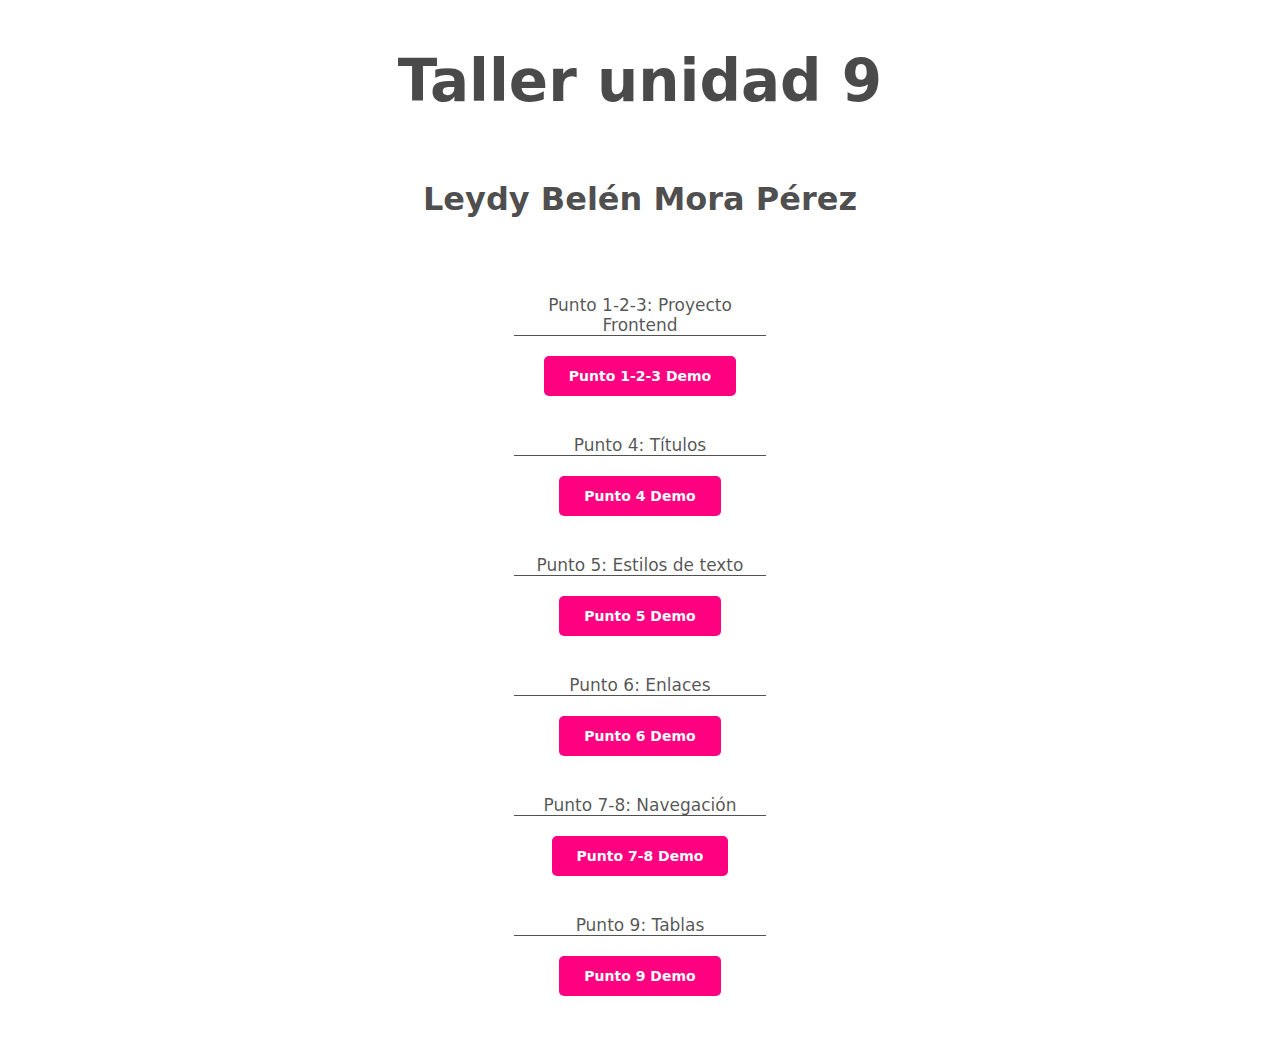
<file: index.html>
<!DOCTYPE html>
<html lang="en">
<head>
    <meta charset="UTF-8">
    <meta http-equiv="X-UA-Compatible" content="IE=edge">
    <meta name="viewport" content="width=device-width, initial-scale=1.0">
    <title>taller 9 menu</title>
    <link rel="stylesheet" href="./styles/styles.css">
</head>
<body> 
    <div>
    <h1> Taller unidad 9</h1>
    <h2>Leydy Belén Mora Pérez</h2>
    <nav>
        <ul>
        <li>
            <p>
            Punto 1-2-3: Proyecto Frontend
            </p> 
            <a href="./punto-1-2-3/index.html">
            Punto 1-2-3 Demo
            </a>
        </li>
        <li>
            <p>
            Punto 4: Títulos
            </p> 
            <a href="./punto-4/index.html">
            Punto 4 Demo
            </a>
        </li>
        <li>
            <p>
            Punto 5: Estilos de texto
            </p>
            <a href="./punto-5/index.html">
            Punto 5 Demo
            </a>
        </li>
        <li>
            <p>
            Punto 6: Enlaces
            </p>
            <a href="./punto-6/index.html">
            Punto 6 Demo
            </a>
        </li>
        <li>
            <p>
            Punto 7-8: Navegación
            </p>
            <a href="./punto-7-8/index.html">
            Punto 7-8 Demo
            </a>
        </li>
        <li>
            <p>
            Punto 9: Tablas
            </p>
            <a href="./punto-9/index.html">
            Punto 9 Demo
            </a>
        </li>
        </ul>
    </nav>
    </div> 
</body>
</html>
</file>
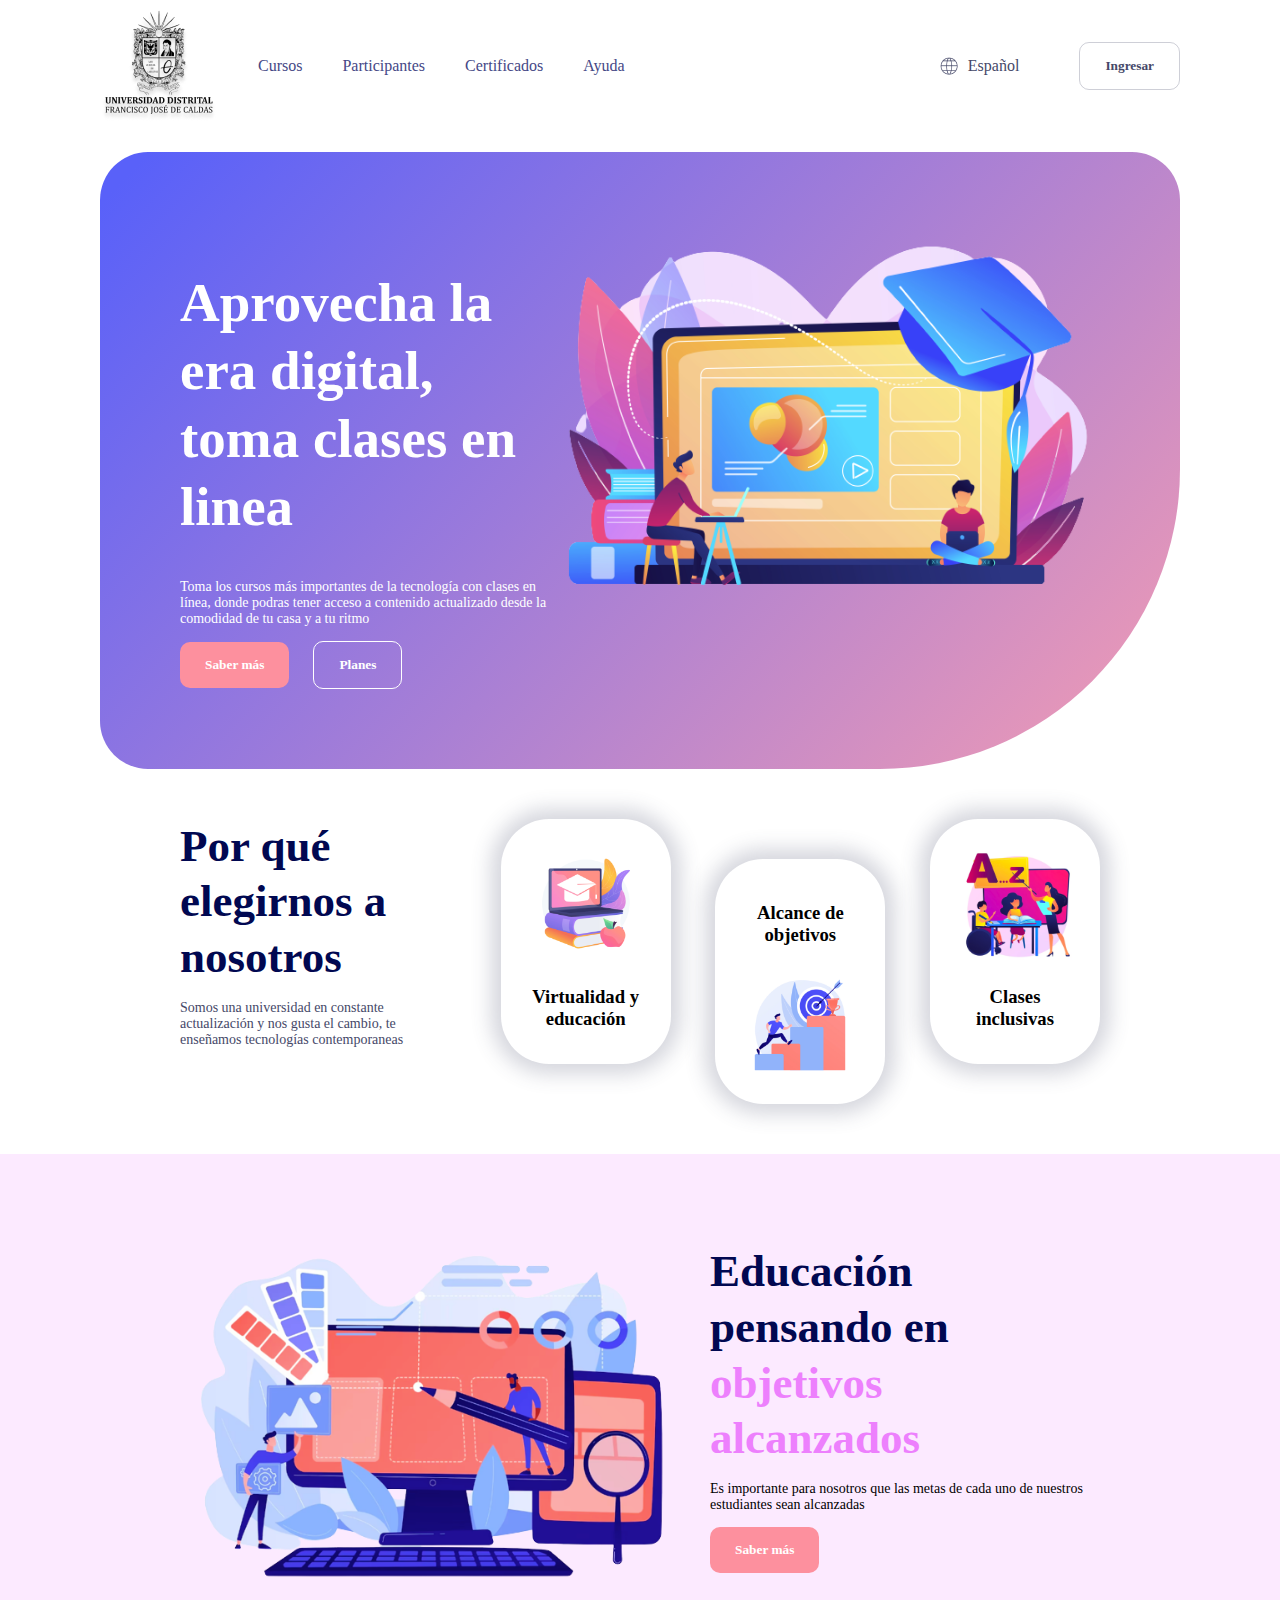
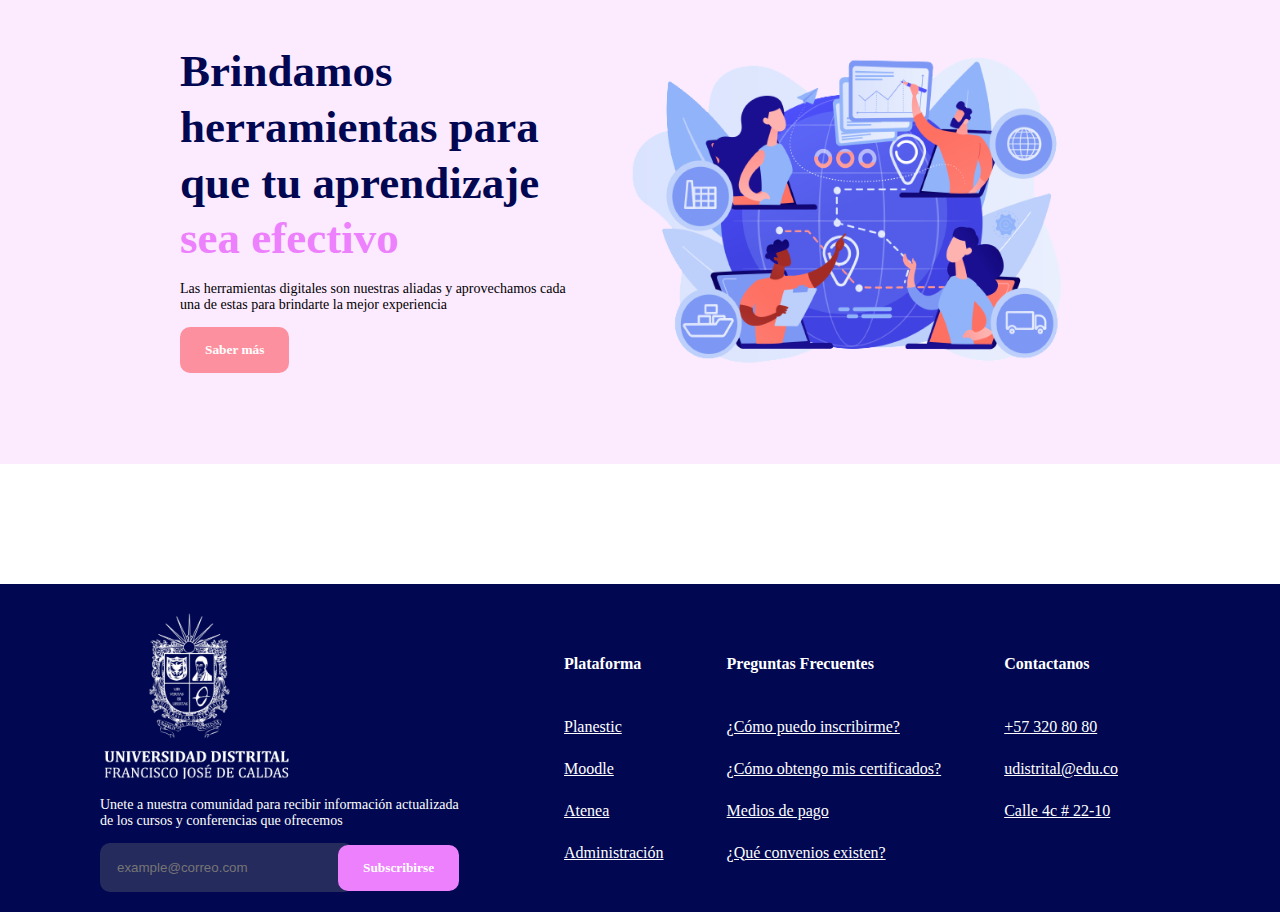
<file: punto-1-2-3/index.html>
<!DOCTYPE html>
<html lang="en">
<head>
    <meta charset="UTF-8">
    <meta name="viewport" content="width=device-width, initial-scale=1.0">
    <link rel="stylesheet" href="https://indestructibletype.com/fonts/Jost.css" type="text/css" charset="utf-8" />
    <link rel="stylesheet" href="./styles/common-styles.css">
    <link rel="stylesheet" href="./styles/header-styles.css">
    <link rel="stylesheet" href="./styles/banner-styles.css">
    <link rel="stylesheet" href="./styles/section-1-styles.css">
    <link rel="stylesheet" href="./styles/section-2-styles.css">
    <link rel="stylesheet" href="./styles/footer-styles.css">
    <title>Page Design</title>
</head>
<body>
    <header>
        <div class="header__navigator">
            <img src="./public/images/header-logo.png" alt="header logo">
            <nav>
                <ul>
                    <li><a href="#banner">Cursos</a></li>
                    <li><a href="#section-1">Participantes</a></li>
                    <li><a href="#section-2">Certificados</a></li>
                    <li><a href="#footer">Ayuda</a></li>
                </ul>
            </nav>
        </div>
        <div class="header__settings">
            <div class="language">
                <img src="./public/images/header-world.png" alt="header world">
                <span>Español</span>
            </div>
            <button>Ingresar</button>
        </div>
    </header>
    <main>
        <section id="banner">
            <div class="banner__info">
                <div class="banner__texts">
                    <h1>Aprovecha la era digital, toma clases en linea</h1>
                    <p>Toma los cursos más importantes de la tecnología con clases en línea, donde podras tener acceso a contenido actualizado desde la comodidad de tu casa y a tu ritmo</p>
                </div>
                <div class="banner__buttons">
                    <button class="button--orange">Saber más</button>
                    <button class="button--transparent">Planes</button>
                </div>
            </div>
            <img src="./public/images/banner-online.png" alt="banner online">
        </section>
        <section id="section-1">
            <div class="section-1__info">
                <h2>Por qué elegirnos a nosotros</h2>
                <p>
                    Somos una universidad en constante actualización y nos gusta el cambio, te enseñamos tecnologías contemporaneas
                </p>
            </div>
            <div class="section-1__card">
                <img src="./public/images/section1-education.png" alt="education"
                width="120px"
                height="120px">

                <h3>Virtualidad y educación</h3>
            </div>

            <div class="section-1__card section-1__card-down">
            <h3>Alcance de objetivos</h3>
            <img src="./public/images/section1-goals.png" alt="goals"
            width="120px"
            height="120px">
            </div>

            <div class="section-1__card">
                <img src="./public/images/section1-teach.png" alt="teach"
                width="120px"
                height="120px">

                <h3>Clases inclusivas</h3>
            </div>
        </section>
        <section id="section-2">
            <div class="section-2__info">
            <img src="./public/images/section2-tools.png" alt="tools"
            width="500px"
            height="350px"> 
                <div>
                    <h2>Educación pensando en</h2>
                    <h2 class="title__pink">objetivos alcanzados</h2>
                    <p>Es importante para nosotros que las metas de cada uno de 
                        nuestros estudiantes sean alcanzadas</p>
                        <button class="button--orange">Saber más</button>
                </div>
            </div>

            <div class="section-2__info">
                <div>
                    <h2>Brindamos herramientas para que tu aprendizaje</h2>
                    <h2 class="title__pink">sea efectivo</h2>
                    <p>Las herramientas digitales son nuestras aliadas
                        y aprovechamos cada una de estas para brindarte la mejor experiencia</p>
                        <button class="button--orange">Saber más</button>
                </div>
                <img src="./public/images/section2-goals.png" alt="goals"
                width="500px"
                height="350px">
            </div>
        </section>
    </main>
    <footer id="footer">
        <div class="footer__info">
            <img src="./public/images/footer-logo.png" alt="logo"
            width="200px"
            height="175px">
            <p>Unete a nuestra comunidad para recibir información actualizada de los cursos y conferencias que ofrecemos</p>
            <form action="">
                <input type="email"
                placeholder="example@correo.com"
                name="user_email">
                <button>Subscribirse</button>
            </form>
        </div>
        <div class="footer__list">
            <table>
                <thead>
                <tr>
                    <th>Plataforma</th>
                    <th>Preguntas Frecuentes</th>
                    <th>Contactanos</th>
                </tr>
                </thead>
                <tbody>
                    <tr>
                        <td ><a href="">Planestic</a></td>
                        <td><a href="">¿Cómo puedo inscribirme?</a></td>
                        <td><a href="">+57 320 80 80</a></td>
                    </tr>
                    <tr>
                        <td><a href="">Moodle</a></td>
                        <td><a href="">¿Cómo obtengo mis certificados?</a></td>
                        <td><a href="">udistrital@edu.co</a></td>
                    </tr>
                    <tr>
                        <td><a href="">Atenea</a></td>
                        <td><a href="">Medios de pago</a></td>
                        <td><a href="">Calle 4c # 22-10</a></td>
                    </tr>
                    <tr>
                        <td><a href="">Administración</a></td>
                        <td><a href="">¿Qué convenios existen?</a></td>
                    </tr>
                </tbody>
            </table>
        </div>
    </footer>
</body>
</html>
</file>
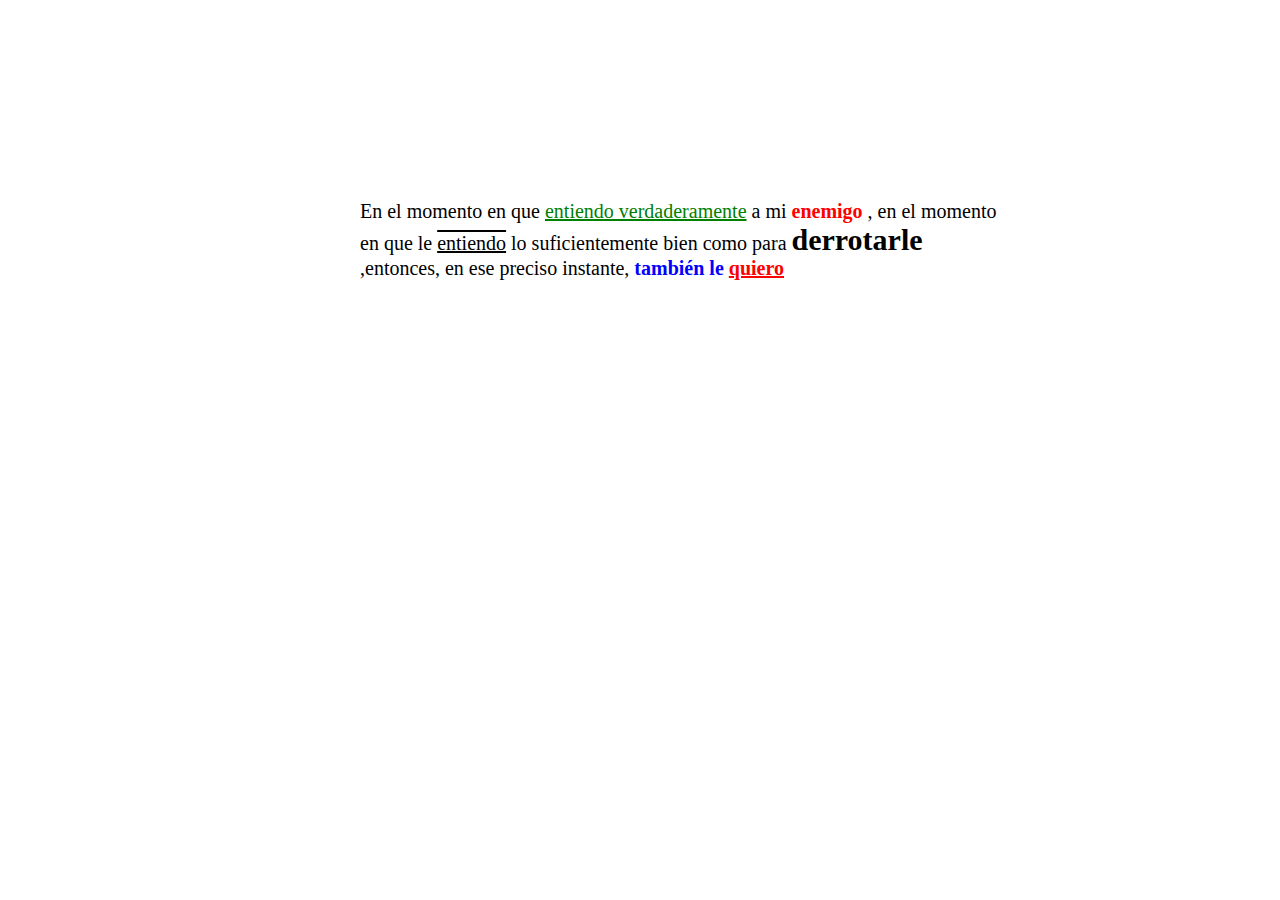
<file: punto-5/index.html>
<!DOCTYPE html>
<html lang="en">
<head>
    <meta charset="UTF-8">
    <meta name="viewport" content="width=device-width, initial-scale=1.0">
    <link rel="stylesheet" href="./style-punto-5.css">
    <title>Punto 5</title>
</head>
<body>
    <div>
    <p>
        <span> En el momento en que</span>
        <u class="entiendo">entiendo verdaderamente</u>
        <span>a mi</span>
        <strong class="enemigo"> enemigo</strong>
        <span>, en el momento en que le</span>
        <span class="entiendo2">entiendo</span>
        <span>lo suficientemente bien como para</span>
        <strong class="derrota">derrotarle</strong>
        <span>,entonces, en ese preciso instante,</span>
        <strong class="tambien">también le</strong>
        <strong class="quiero">quiero</strong>
        </p>
    </div>
</body>
</html>
</file>
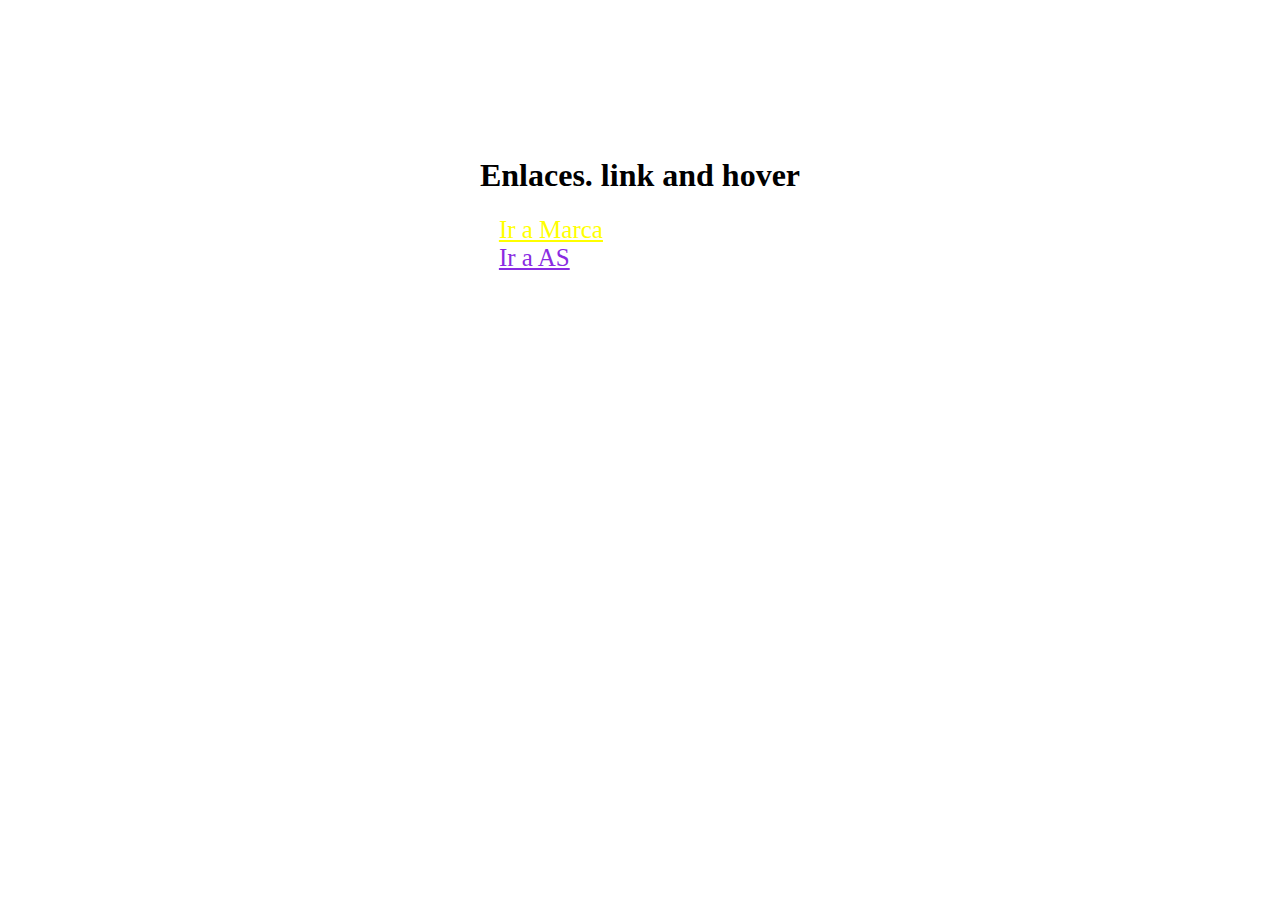
<file: punto-6/index.html>
<!DOCTYPE html>
<html lang="en">
<head>
    <meta charset="UTF-8">
    <meta name="viewport" content="width=device-width, initial-scale=1.0">
    <link rel="stylesheet" href="./styles_p_6.css">
    <title>Punto 6</title>
</head>
<body>
    <div>
    <h1>Enlaces. link and hover</h1>
    <a  class="marca" href="https://www.marca.com/">Ir a Marca</a>
    <a class="as" href="https://colombia.as.com/">Ir a AS</a>
</div>
</body>
</html>
</file>
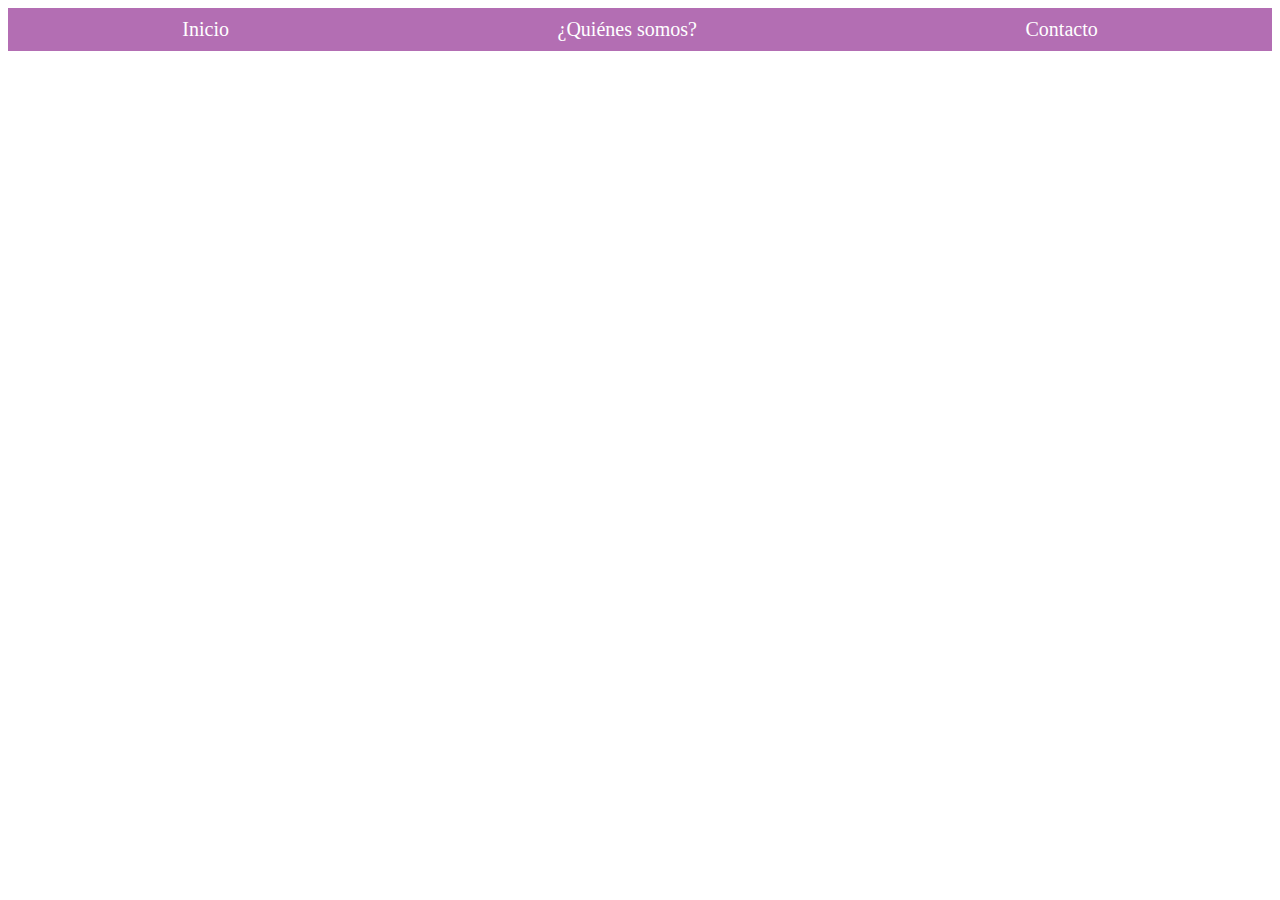
<file: punto-7-8/index.html>
<!DOCTYPE html>
<html lang="es">
<head>
    <meta charset="UTF-8">
    <meta name="viewport" content="width=device-width, initial-scale=1.0">
    <link rel="stylesheet" href="./style_7_8.css">
    <title>Punto 7 y 8</title>
</head>
<body>

    <div id="menu">

        <div id="inicio">Inicio</div>

        <div id="quienes">¿Quiénes somos?</div>

        <div id="contacto">Contacto</div>

    </div>

</body>
</html>
</file>
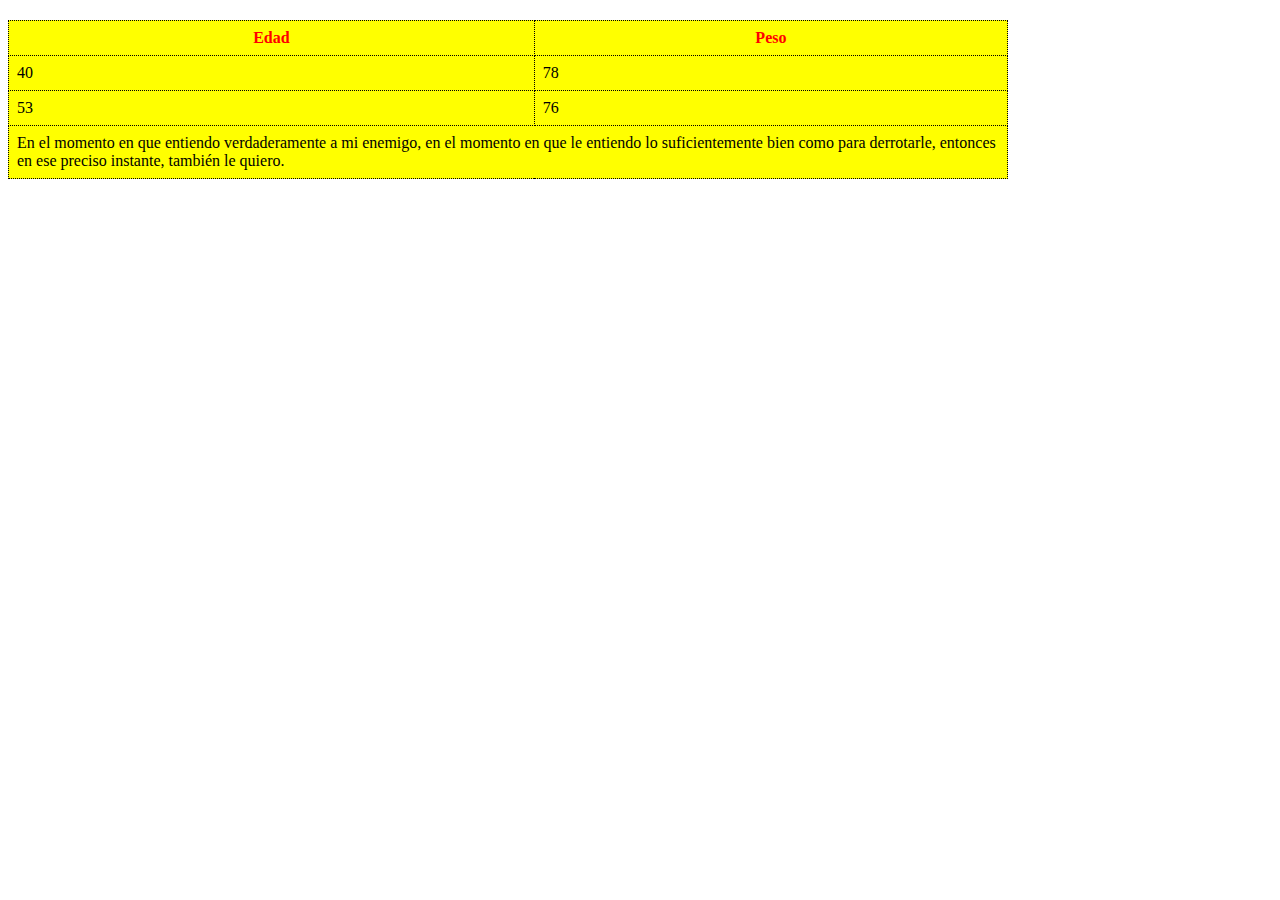
<file: punto-9/index.html>
<!DOCTYPE html>
<html lang="en">
<head>
    <meta charset="UTF-8">
    <meta name="viewport" content="width=device-width, initial-scale=1.0">
    <link rel="stylesheet" href="./styles-punto-9.css">
    <title>Punto 9</title>
</head>
<body>
    <table>
        <tr>
            <th>Edad</th>
            <th>Peso</th>
        </tr>
        <tr>
            <td>40</td>
            <td>78</td>
        </tr>
        <tr>
            <td>53</td>
            <td>76</td>
        </tr>
        <tr>
            <td colspan="2">
                En el momento en que entiendo verdaderamente 
                a mi enemigo, en el momento en que le entiendo 
                lo suficientemente bien como para derrotarle, entonces 
                en ese preciso instante, también le quiero.
            </td>
        </tr>
    </table>
</body>
</html>
</file>
<file: styles/styles.css>
body {
    text-align: center;
    color: #000000b5;
    font-family: system-ui, -apple-system;
}

body, div {
    display: flex;
    justify-content: center;
    align-items: center;
}

div {
    flex-direction: column;
    width: 50%;
    height: 50%;
    text-align: center;
}

h1 {
    font-size: 58px;
}

h2 {
    font-size: 32px;
}

nav {
    width: 40%;
}

ul {
    padding: 0;
    text-align: center;
    list-style: none;
}

li {
    margin: 50px 0;
}

p {
    margin: 40px 0 30px;
    color: #000000ae;
    font-size: 17px;
    border-bottom: 1px solid;
}

a {
    padding: 12px 25px;
    color: #ffffff;
    background-color: #FF0080;
    border: none;
    border-radius: 5px;
    font-family: system-ui, -apple-system;
    font-size: 14px;
    font-weight: bold;
    text-decoration: none;
    cursor: pointer;
}

a:hover {
    background-color: #B57EDC;
}
</file>
<file: punto-1-2-3/styles/common-styles.css>
body {
    margin: 0px;
}

a {
    font-family: "Jost";
}

button {
    padding: 15px 25px;
    font-family: "Jost";
    font-weight: bold;
    border-radius: 10px;
    cursor: pointer;
}
p {
    font-family: "Jost";
    font-size: 14px;
}

.button--orange {
    background-color: #FD909E;
    color: white;
    border: none;

}

h2 {
    font-family: "Jost";
    font-size: 45px;
    color: #010851;
    line-height: 124%;
    letter-spacing: -1%;
    margin: 0;
}
</file>
<file: punto-1-2-3/styles/header-styles.css>
header {
    display: flex;
    justify-content: space-between;
    margin: 10px 100px; 
}

.header__navigator{
    display: flex;
    align-items: center;
}

ul {
    display: flex;
    gap: 40px;
    list-style: none;
}

nav a {
    color: #454886;
    text-decoration: none;
    font-weight: 500;
}

.header__settings {
    display: flex;
    align-items: center;
    gap: 60px;
}

.language {
    display: flex;
    align-items: center;
    gap: 10px;

    font-family: "Jost";
    font-weight: 300;
    color: #454868;

}

header button {
    background-color: transparent;
    border: 1px solid #45486843;
    color: #454868;
}
</file>
<file: punto-1-2-3/styles/banner-styles.css>
#banner {
    display: flex;
    margin: 30px 100px;
    padding: 80px;
    background: linear-gradient(313deg, #EE9AB5 3.28%, #5961F9 97.04%);
    border-radius: 48px 48px 300px  48px;
    color: white;
}

h1 {
    font-family: "Jost";
    color: white;
    font-size: 55px;
    line-height: 124%;
    letter-spacing: -1%;

}

#banner img {
    width: 550px;
    height: 370px;
}

.button--transparent {
    background-color: transparent;
    color: white;
    border: 1px solid;
    margin-left: 20px;
}
</file>
<file: punto-1-2-3/styles/section-1-styles.css>
#section-1 {
    display: flex;
    justify-content: space-between;
    margin: 50px 180px;
}

.section-1__info {
    width: 30%;
}

.section-1__info p {
    color: #454868;
}

.section-1__card {
    width: min-content;
    height: 195px;
    text-align: center;
    padding: 25px;
    border-radius: 48px;
    box-shadow: 0px 0px 20px 10px #45486839;
}

.section-1__card-down {
    margin-top: 40px;
}

h3 {
    font-family: "Jost";
}
</file>
<file: punto-1-2-3/styles/section-2-styles.css>
#section-2 {
    padding: 30px 180px;
    background-color: #EC80FD2B;
}

.section-2__info {
    display: flex;
    align-items: center;
    gap: 30px;
    margin: 50px 0px;
}

.title__pink {
    color: #ED80FD;
}
</file>
<file: punto-1-2-3/styles/footer-styles.css>
footer {
    display: flex;
    justify-content: space-between;
    align-items: center;
    margin-top: 120px;
    padding: 20px 100px;
    background-color: #010851;
    color: white;
}

.footer__info {
    width: 34%;
}

form button {
    background-color: #ED80FD;
    color: white;
    border: none;
}

input {
    padding: 17px;
    margin-right: -20px;
    width: 220px;
    border: none;
    border-radius: 10px;
    background-color: #4548688c;
}

table {
    font-family: "Jost";
    text-align: left;
}

th {
    height: 80px;
}

tr {
    height: 40px;
}

td {
    padding-right: 60px;
}

td a {
    color: white;
}
</file>
<file: punto-5/style-punto-5.css>
body {
    margin: 100px 160px;
    padding: 80px 200px;
    display: flex;
    width: 50%;
    
}

p {
    font-family: "Jost";
    font-size: 20px;
}

.entiendo {
    color:green;
}

.enemigo {
    color: red;
}

.entiendo2 {
    text-decoration: overline underline;
    
}

.derrota {
    font-size: 30px;
}

.tambien {
    color: blue;
}

.quiero {
    color: red;
    text-decoration: underline;
}
</file>
<file: punto-6/styles_p_6.css>
body {
    padding: 10%;
    text-align: center;

}
a {
    display: flex;
}

.marca {
    margin-left: 36%;
    color: yellow;
    font-size: 25px;
}

.as {
    margin-left: 36%;
    color: blueviolet;
    font-size: 25px;
}
</file>
<file: punto-7-8/style_7_8.css>
#menu {
    background-color: rgb(179, 110, 179);
    padding: 10px;
    display: flex;
    justify-content: space-around;
}

#inicio,
#quienes,
#contacto {
    color: white;
    font-size: 20px;
    position: relative;
    transition: background-color 0.3s;
    cursor: pointer;
    
}


div :hover {
    background-color: blue;
    color: white;
    border: 0px;
    cursor: pointer;
}
</file>
<file: punto-9/styles-punto-9.css>
table {
    width: 1000px;
    border-collapse: collapse;
    margin-top: 20px;
    background-color: yellow;
}

th {
    border: 1px dotted black;
    padding: 8px;
    text-align: left;
    color: red;
    text-align: center;

}

td {
    border: 1px dotted black;
    padding: 8px;
    text-align: left;

}
</file>
